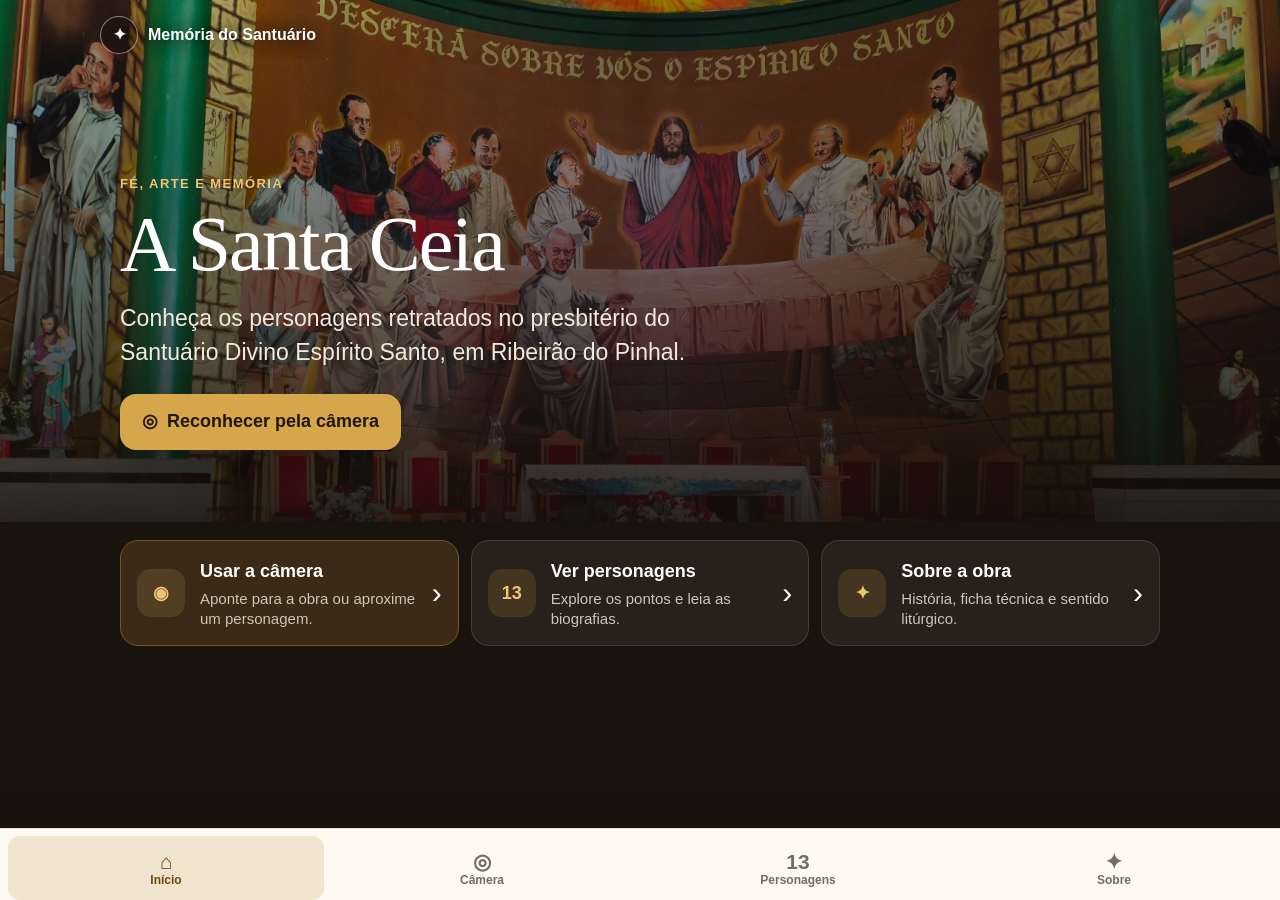
<file: index.html>
<!doctype html>
<html lang="pt-BR">
<head>
  <meta charset="utf-8">
  <meta name="viewport" content="width=device-width,initial-scale=1,viewport-fit=cover">
  <meta name="theme-color" content="#1b1712">
  <meta name="description" content="Experiência interativa sobre a pintura A Santa Ceia, em Ribeirão do Pinhal.">
  <title>A Santa Ceia — início</title>
  <link rel="stylesheet" href="./assets/site.css">
</head>
<body data-page="home">
  <header class="topbar">
    <a class="brand" href="./index.html"><span class="brand-mark" aria-hidden="true">✦</span><span>Memória do Santuário</span></a>
  </header>

  <main class="home-main">
    <section class="home-hero" aria-labelledby="home-title">
      <div class="home-hero__image" aria-hidden="true"></div>
      <div class="home-hero__content">
        <p class="eyebrow">Fé, arte e memória</p>
        <h1 id="home-title">A Santa Ceia</h1>
        <p>Conheça os personagens retratados no presbitério do Santuário Divino Espírito Santo, em Ribeirão do Pinhal.</p>
        <a class="primary-button" href="./camera.html"><span aria-hidden="true">◎</span> Reconhecer pela câmera</a>
      </div>
    </section>

    <section class="home-options" aria-label="Escolha uma experiência">
      <a class="option-card option-card--gold" href="./camera.html"><span class="option-icon" aria-hidden="true">◉</span><span><strong>Usar a câmera</strong><small>Aponte para a obra ou aproxime um personagem.</small></span><span aria-hidden="true">›</span></a>
      <a class="option-card" href="./explorar.html"><span class="option-icon" aria-hidden="true">13</span><span><strong>Ver personagens</strong><small>Explore os pontos e leia as biografias.</small></span><span aria-hidden="true">›</span></a>
      <a class="option-card" href="./sobre.html"><span class="option-icon" aria-hidden="true">✦</span><span><strong>Sobre a obra</strong><small>História, ficha técnica e sentido litúrgico.</small></span><span aria-hidden="true">›</span></a>
    </section>
  </main>
  <script src="./assets/common.js"></script><script>renderSantaCeiaNav("home");</script>
</body>
</html>
</file>
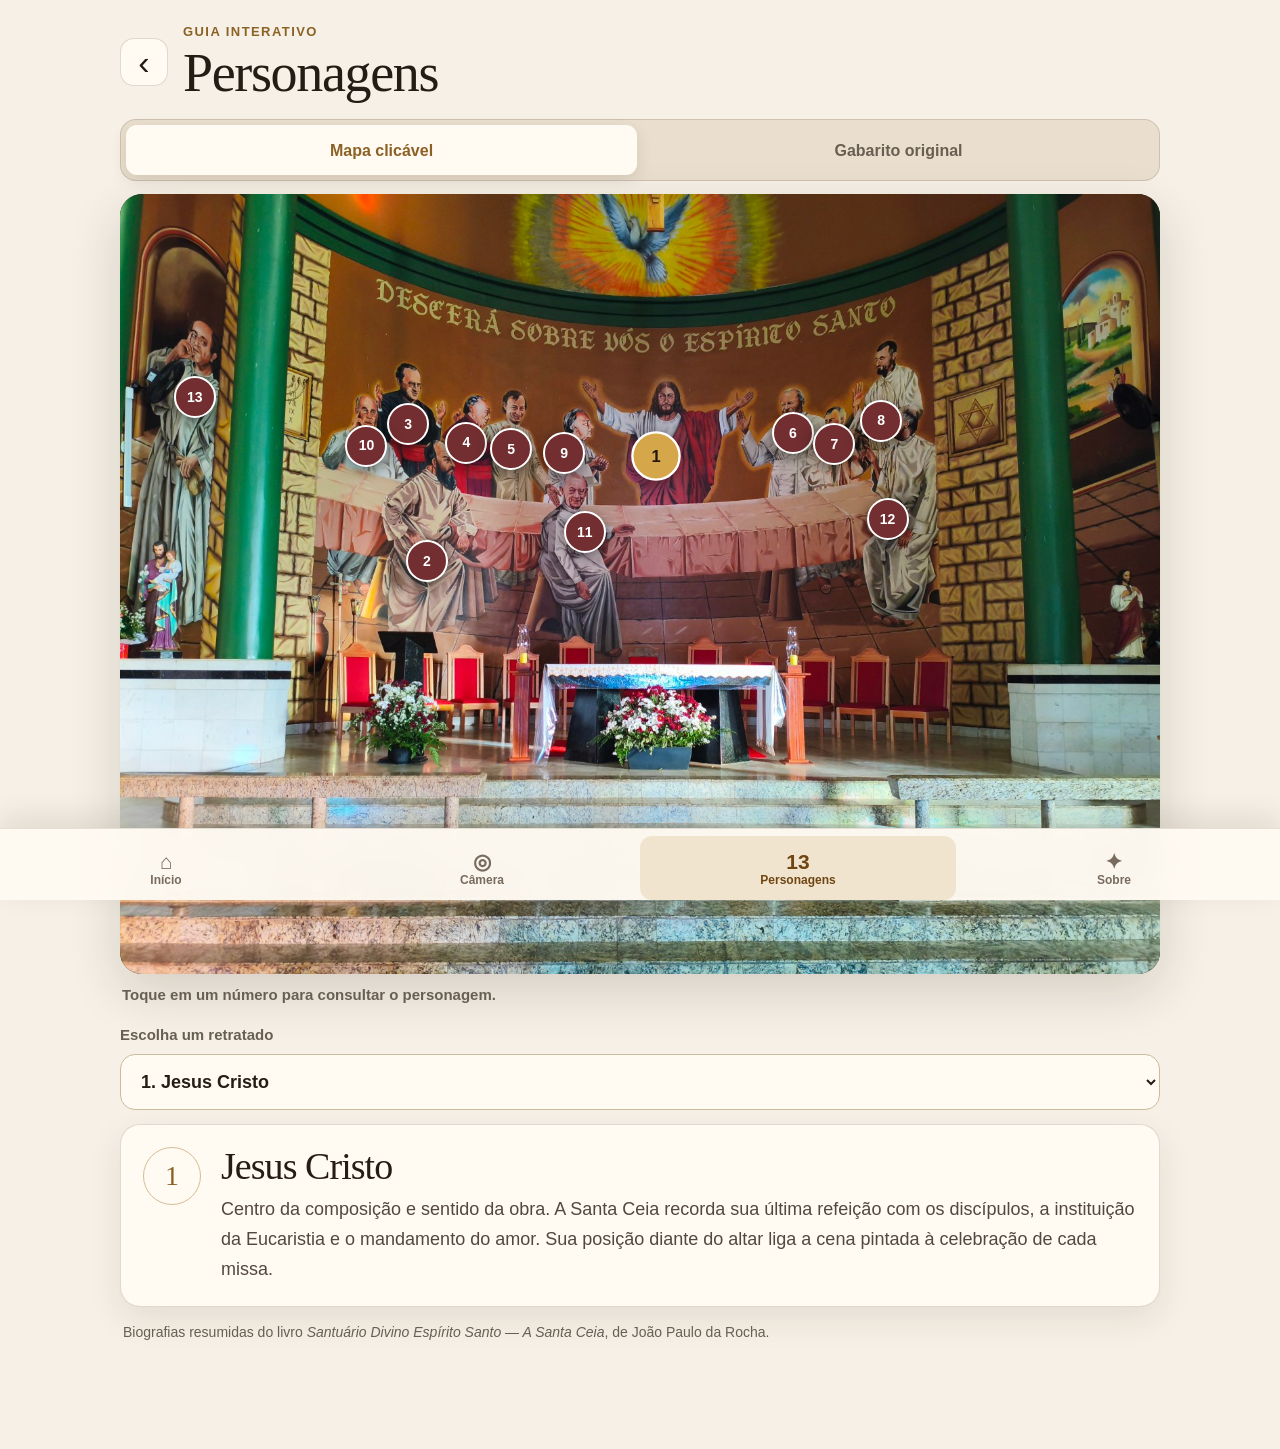
<file: explorar.html>
<!doctype html>
<html lang="pt-BR">
<head>
  <meta charset="utf-8">
  <meta name="viewport" content="width=device-width,initial-scale=1,viewport-fit=cover">
  <meta name="theme-color" content="#f6f0e6">
  <meta name="description" content="Guia dos personagens retratados na pintura A Santa Ceia.">
  <title>A Santa Ceia — personagens</title>
  <link rel="stylesheet" href="./assets/site.css">
</head>
<body data-page="people">
  <header class="page-header"><a class="back-link" href="./index.html" aria-label="Voltar ao início">‹</a><div><p class="kicker">Guia interativo</p><h1>Personagens</h1></div></header>
  <main class="compact-page">
    <div class="guide-tabs" role="tablist" aria-label="Modo de consulta">
      <button class="guide-tab is-active" id="interactiveTab" type="button" role="tab" aria-selected="true" aria-controls="interactiveView">Mapa clicável</button>
      <button class="guide-tab" id="referenceTab" type="button" role="tab" aria-selected="false" aria-controls="referenceView">Gabarito original</button>
    </div>
    <section class="guide-panel" id="interactiveView" role="tabpanel" aria-labelledby="interactiveTab">
      <div class="painting-card">
        <div class="painting-stage">
          <img src="./assets/pintura-santa-ceia.jpg" alt="Pintura mural A Santa Ceia com treze botões numerados">
          <div id="guideHotspots"></div>
        </div>
      </div>
      <p class="guide-hint">Toque em um número para consultar o personagem.</p>
    </section>
    <section class="guide-panel numbered-reference" id="referenceView" role="tabpanel" aria-labelledby="referenceTab" hidden>
      <div class="reference-heading"><div><p class="kicker">Consulta sem câmera</p><h2>Gabarito numerado</h2></div><a href="./assets/gabarito-personagens.jpeg" target="_blank" rel="noopener">Ampliar imagem</a></div>
      <a class="reference-image" href="./assets/gabarito-personagens.jpeg" target="_blank" rel="noopener" aria-label="Abrir o gabarito numerado em tamanho completo"><img src="./assets/gabarito-personagens.jpeg" alt="Gabarito da pintura A Santa Ceia com os treze personagens numerados e identificados"><span>Toque na imagem para ampliar</span></a>
    </section>
    <label class="person-picker">Escolha um retratado<select id="personSelect" aria-label="Escolha um personagem"></select></label>
    <article class="bio-card" aria-live="polite">
      <span class="bio-number" id="bioNumber">1</span>
      <div><h2 id="bioName">Jesus Cristo</h2><p id="bioText"></p></div>
    </article>
    <p class="source-note">Biografias resumidas do livro <em>Santuário Divino Espírito Santo — A Santa Ceia</em>, de João Paulo da Rocha.</p>
  </main>
  <script src="./assets/common.js"></script><script src="./assets/people.js"></script><script src="./assets/explore.js"></script>
</body>
</html>
</file>
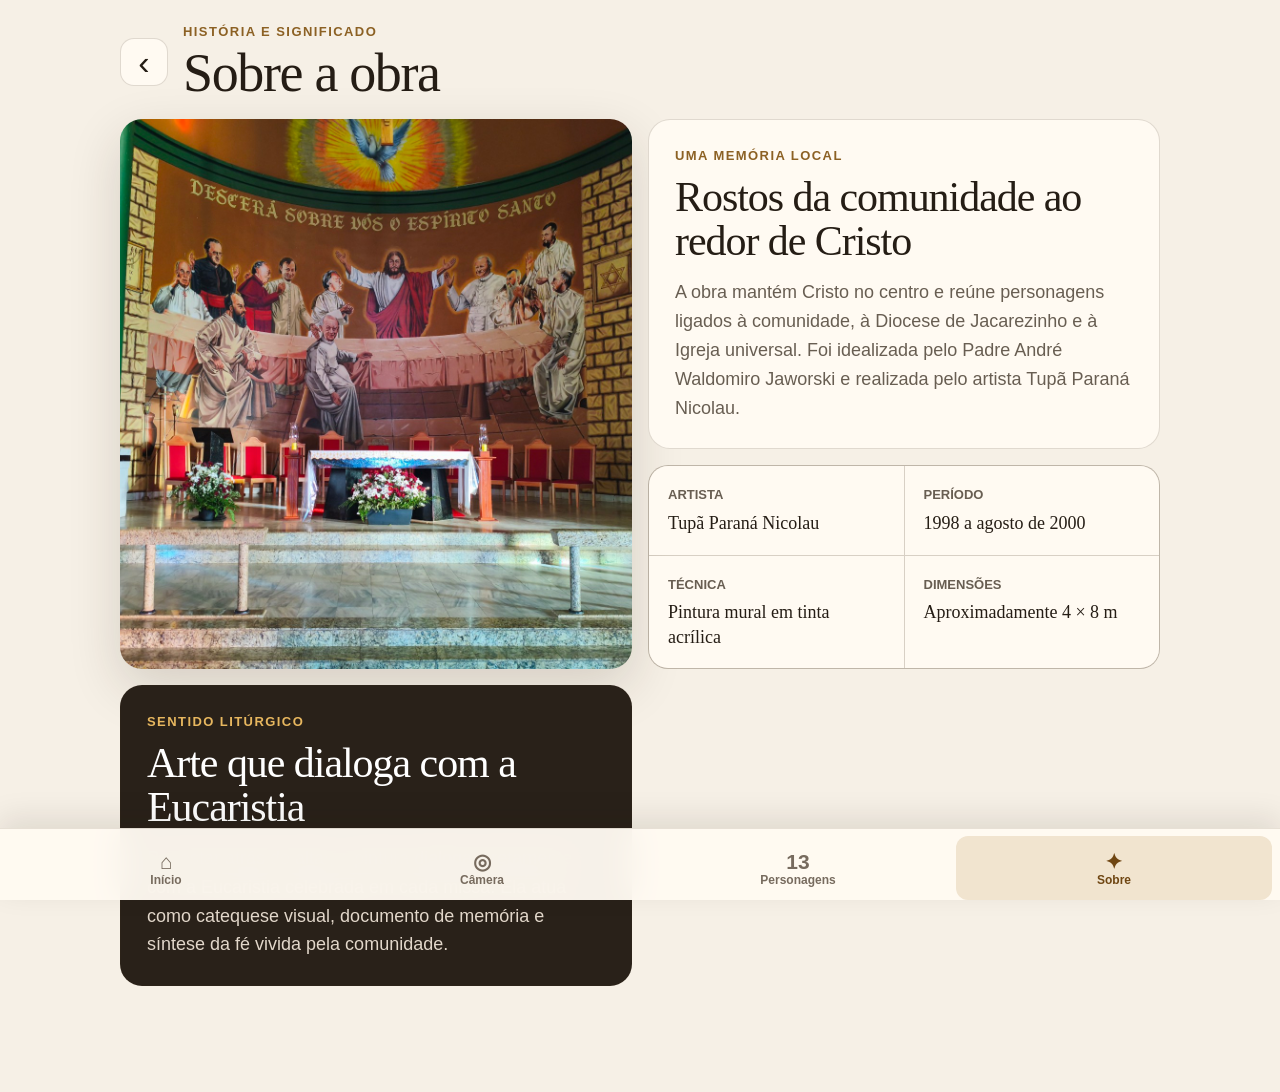
<file: sobre.html>
<!doctype html>
<html lang="pt-BR">
<head>
  <meta charset="utf-8">
  <meta name="viewport" content="width=device-width,initial-scale=1,viewport-fit=cover">
  <meta name="theme-color" content="#f6f0e6">
  <meta name="description" content="História e ficha técnica da pintura A Santa Ceia.">
  <title>A Santa Ceia — sobre a obra</title>
  <link rel="stylesheet" href="./assets/site.css">
</head>
<body data-page="about">
  <header class="page-header"><a class="back-link" href="./index.html" aria-label="Voltar ao início">‹</a><div><p class="kicker">História e significado</p><h1>Sobre a obra</h1></div></header>
  <main class="compact-page about-grid">
    <section class="about-image"><img src="./assets/pintura-santa-ceia.jpg" alt="Pintura A Santa Ceia no Santuário Divino Espírito Santo"></section>
    <article class="content-card"><p class="kicker">Uma memória local</p><h2>Rostos da comunidade ao redor de Cristo</h2><p>A obra mantém Cristo no centro e reúne personagens ligados à comunidade, à Diocese de Jacarezinho e à Igreja universal. Foi idealizada pelo Padre André Waldomiro Jaworski e realizada pelo artista Tupã Paraná Nicolau.</p></article>
    <section class="facts-grid" aria-label="Ficha técnica">
      <div><span>Artista</span><strong>Tupã Paraná Nicolau</strong></div><div><span>Período</span><strong>1998 a agosto de 2000</strong></div><div><span>Técnica</span><strong>Pintura mural em tinta acrílica</strong></div><div><span>Dimensões</span><strong>Aproximadamente 4 × 8 m</strong></div>
    </section>
    <article class="content-card content-card--dark"><p class="kicker">Sentido litúrgico</p><h2>Arte que dialoga com a Eucaristia</h2><p>Por estar atrás do altar, a pintura dialoga diretamente com a Eucaristia celebrada em cada missa. Ela atua como catequese visual, documento de memória e síntese da fé vivida pela comunidade.</p></article>
  </main>
  <script src="./assets/common.js"></script><script>renderSantaCeiaNav("about");</script>
</body>
</html>
</file>
<file: assets/site.css>
:root{--ink:#251d15;--muted:#685e52;--paper:#f6f0e6;--cream:#fffaf2;--gold:#d6a64b;--gold-dark:#8c6124;--wine:#722e31;--green:#35d07f;--line:rgba(67,48,27,.16);--shadow:0 18px 52px rgba(41,29,17,.16);--nav-height:72px}
*{box-sizing:border-box}
html{background:var(--paper);scroll-behavior:smooth}
body{margin:0;padding-bottom:calc(var(--nav-height) + env(safe-area-inset-bottom));color:var(--ink);background:var(--paper);font-family:ui-sans-serif,-apple-system,BlinkMacSystemFont,"Segoe UI",sans-serif;font-size:18px;line-height:1.6;-webkit-font-smoothing:antialiased}
a,button,select{font:inherit;-webkit-tap-highlight-color:transparent}
a{color:inherit}
button:focus-visible,a:focus-visible,select:focus-visible{outline:3px solid #efbd61;outline-offset:3px}
img{display:block;max-width:100%}
.topbar{position:absolute;z-index:5;inset:0 0 auto;padding:calc(16px + env(safe-area-inset-top)) 18px 0;color:#fff}
.brand{width:min(1080px,100%);display:flex;align-items:center;gap:10px;margin:auto;color:#fff;font-size:16px;font-weight:800;text-decoration:none;text-shadow:0 2px 18px #000}
.brand-mark{display:grid;place-items:center;width:38px;height:38px;border:1px solid rgba(255,255,255,.48);border-radius:50%;background:rgba(23,17,11,.35)}
.home-main{min-height:calc(100svh - var(--nav-height));background:#19130e}
.home-hero{position:relative;min-height:58svh;display:flex;align-items:end;overflow:hidden;color:#fff}
.home-hero__image{position:absolute;inset:0;background:linear-gradient(180deg,rgba(10,7,4,.15),rgba(20,13,8,.9)),url("./pintura-santa-ceia.jpg") center 26%/cover no-repeat}
.home-hero__content{position:relative;width:min(1080px,100%);margin:auto;padding:140px 20px 38px}
.eyebrow,.kicker{margin:0 0 8px;color:var(--gold-dark);font-size:13px;font-weight:900;letter-spacing:.11em;text-transform:uppercase}
.home-hero .eyebrow{color:#efc575}
h1,h2{font-family:Georgia,"Times New Roman",serif;font-weight:500;letter-spacing:-.025em;line-height:1.05}
.home-hero h1{margin:0;font-size:clamp(48px,10vw,78px)}
.home-hero p:not(.eyebrow){max-width:650px;margin:16px 0 24px;color:#f2e9dd;font-size:clamp(19px,4vw,23px);line-height:1.5}
.primary-button{min-height:56px;display:inline-flex;align-items:center;justify-content:center;gap:9px;padding:0 22px;border:0;border-radius:16px;background:var(--gold);color:#211608;font-size:18px;font-weight:900;text-decoration:none;box-shadow:0 10px 30px rgba(0,0,0,.25);cursor:pointer}
.home-options{width:min(1080px,100%);display:grid;grid-template-columns:repeat(3,1fr);gap:12px;margin:auto;padding:18px 20px 28px}
.option-card{min-height:102px;display:grid;grid-template-columns:50px 1fr auto;align-items:center;gap:13px;padding:16px;border:1px solid rgba(255,255,255,.12);border-radius:18px;background:#282019;color:#fff;text-decoration:none}
.option-card--gold{background:#3a2a17;border-color:#765628}
.option-card strong,.option-card small{display:block}.option-card strong{font-size:18px}.option-card small{margin-top:3px;color:#cfc4b7;font-size:15px;line-height:1.35}.option-card>span:last-child{font-size:30px}.option-icon{width:48px;height:48px;display:grid;place-items:center;border-radius:14px;background:rgba(222,174,86,.15);color:#efc575;font-size:18px;font-weight:900}
.bottom-nav{position:fixed;z-index:200;left:0;right:0;bottom:0;height:calc(var(--nav-height) + env(safe-area-inset-bottom));display:grid;grid-template-columns:repeat(4,1fr);padding:7px 8px env(safe-area-inset-bottom);border-top:1px solid rgba(70,50,30,.13);background:rgba(255,250,242,.96);backdrop-filter:blur(16px);box-shadow:0 -10px 30px rgba(30,20,10,.1)}
.bottom-nav a{min-width:0;display:flex;flex-direction:column;align-items:center;justify-content:center;gap:2px;border-radius:12px;color:#776b5e;font-size:12px;font-weight:800;line-height:1;text-decoration:none}
.bottom-nav a span{font-size:21px}.bottom-nav a[aria-current="page"]{background:#f1e4cf;color:#6f4612}
.page-header{width:min(1040px,calc(100% - 32px));display:flex;align-items:center;gap:15px;margin:0 auto;padding:calc(22px + env(safe-area-inset-top)) 0 18px}
.page-header h1{margin:0;font-size:clamp(36px,8vw,54px)}
.page-header .kicker{margin-bottom:2px}
.back-link{width:48px;height:48px;display:grid;place-items:center;flex:none;border:1px solid var(--line);border-radius:14px;background:var(--cream);font-size:34px;line-height:1;text-decoration:none}
.compact-page{width:min(1040px,calc(100% - 32px));margin:0 auto 34px}
.guide-tabs{display:grid;grid-template-columns:1fr 1fr;gap:6px;margin-bottom:13px;padding:5px;border:1px solid var(--line);border-radius:16px;background:#eadfce}
.guide-tab{min-height:50px;padding:8px 12px;border:0;border-radius:11px;background:transparent;color:var(--muted);font-size:16px;font-weight:900;line-height:1.2;cursor:pointer}
.guide-tab.is-active{background:var(--cream);color:var(--gold-dark);box-shadow:0 5px 16px rgba(54,38,21,.12)}
.guide-panel[hidden]{display:none}
.guide-hint{margin:9px 2px 16px;color:var(--muted);font-size:15px;font-weight:800}
.numbered-reference{margin-bottom:18px;padding:18px;border:1px solid var(--line);border-radius:22px;background:var(--cream);box-shadow:var(--shadow)}
.reference-heading{display:flex;align-items:end;justify-content:space-between;gap:16px;margin-bottom:13px}.reference-heading h2{margin:0;font-size:clamp(28px,5vw,38px)}.reference-heading a{color:var(--gold-dark);font-size:15px;font-weight:900}
.reference-image{position:relative;display:block;overflow:hidden;border:1px solid #c8ad80;border-radius:16px;background:#e6d0a8;text-decoration:none}.reference-image img{width:100%;height:auto}.reference-image span{position:absolute;right:10px;bottom:10px;padding:7px 11px;border-radius:999px;background:rgba(28,20,12,.82);color:#fff;font-size:14px;font-weight:800}
.person-picker{display:grid;gap:7px;margin-bottom:14px;color:var(--muted);font-size:15px;font-weight:800}
.person-picker select{width:100%;min-height:56px;padding:0 44px 0 16px;border:1px solid #cdbb9e;border-radius:15px;background:var(--cream);color:var(--ink);font-size:18px;font-weight:800}
.painting-card{overflow:hidden;border-radius:22px;background:#17120e;box-shadow:var(--shadow)}
.painting-stage{position:relative;aspect-ratio:4/3;overflow:hidden}.painting-stage>img{width:100%;height:100%;object-fit:cover}
.hotspot{position:absolute;z-index:2;translate:-50% -50%;width:clamp(31px,5vw,42px);height:clamp(31px,5vw,42px);display:grid;place-items:center;padding:0;border:2px solid #fff;border-radius:50%;background:var(--wine);color:#fff;box-shadow:0 4px 15px rgba(0,0,0,.52);font-size:14px;font-weight:900;cursor:pointer}
.hotspot[aria-pressed="true"]{scale:1.18;background:var(--gold);color:#211608}
.bio-card{display:grid;grid-template-columns:62px 1fr;gap:16px;margin-top:14px;padding:22px;border:1px solid var(--line);border-radius:20px;background:var(--cream);box-shadow:0 12px 35px rgba(48,33,18,.09)}
.bio-number{width:58px;height:58px;display:grid;place-items:center;border:1px solid #d6bd96;border-radius:50%;color:var(--gold-dark);font:28px Georgia,serif}
.bio-card h2{margin:0 0 8px;font-size:clamp(27px,6vw,38px)}
.bio-card p{margin:0;color:#51483f;font-size:18px;line-height:1.65}
.source-note{margin:15px 3px 0;color:var(--muted);font-size:14px;line-height:1.5}
.about-grid{display:grid;grid-template-columns:1fr 1fr;gap:16px}.about-image{grid-row:span 2;overflow:hidden;border-radius:22px;box-shadow:var(--shadow)}.about-image img{width:100%;height:100%;object-fit:cover}.content-card{padding:26px;border:1px solid var(--line);border-radius:22px;background:var(--cream)}.content-card h2{margin:0;font-size:clamp(30px,5vw,42px)}.content-card p:not(.kicker){margin:15px 0 0;color:var(--muted);font-size:18px}.content-card--dark{background:#292119;color:#fff}.content-card--dark .kicker{color:#e7b75f}.content-card--dark p:not(.kicker){color:#e2d7ca}.facts-grid{display:grid;grid-template-columns:1fr 1fr;gap:1px;overflow:hidden;border:1px solid var(--line);border-radius:20px;background:var(--line)}.facts-grid div{padding:19px;background:#fffaf2}.facts-grid span{display:block;margin-bottom:5px;color:var(--muted);font-size:13px;font-weight:800;text-transform:uppercase}.facts-grid strong{display:block;font:18px/1.35 Georgia,serif}
.camera-page{height:100dvh;overflow:hidden;padding:0;background:#050505;color:#fff}.ar-shell{position:fixed;inset:0 0 calc(var(--nav-height) + env(safe-area-inset-bottom));overflow:hidden;background:#050505}.ar-scene{position:absolute!important;inset:0!important;width:100%!important;height:100%!important}.ar-scene canvas,.ar-scene video{width:100%!important;height:100%!important;object-fit:cover!important}
.camera-toolbar{position:absolute;z-index:15;top:0;left:0;right:0;display:grid;grid-template-columns:50px 1fr 50px;align-items:center;gap:10px;padding:calc(11px + env(safe-area-inset-top)) 14px 8px;background:linear-gradient(rgba(0,0,0,.64),transparent)}.camera-toolbar p{margin:0;font-size:16px;font-weight:900;text-align:center;text-shadow:0 2px 8px #000}.camera-icon{width:48px;height:48px;display:grid;place-items:center;border:1px solid rgba(255,255,255,.35);border-radius:14px;background:rgba(15,12,9,.64);color:#fff;font-size:24px;text-decoration:none;backdrop-filter:blur(8px);cursor:pointer}
.scan-frame{position:absolute;z-index:10;left:50%;top:47%;width:min(92vw,calc(70dvh * 1.333));aspect-ratio:4/3;translate:-50% -50%;border:2px solid rgba(255,255,255,.78);border-radius:19px;box-shadow:0 0 0 999px rgba(0,0,0,.12);pointer-events:none;transition:border-color .2s,box-shadow .2s}.scan-frame.is-aligned{border-color:var(--green);box-shadow:0 0 0 999px rgba(0,0,0,.1),0 0 28px rgba(53,208,127,.55)}.scan-corner{position:absolute;width:34px;height:34px;border-color:#fff;border-style:solid}.is-aligned .scan-corner{border-color:var(--green)}.scan-corner--tl{top:-3px;left:-3px;border-width:4px 0 0 4px;border-radius:17px 0 0}.scan-corner--tr{top:-3px;right:-3px;border-width:4px 4px 0 0;border-radius:0 17px 0 0}.scan-corner--bl{bottom:-3px;left:-3px;border-width:0 0 4px 4px;border-radius:0 0 0 17px}.scan-corner--br{right:-3px;bottom:-3px;border-width:0 4px 4px 0;border-radius:0 0 17px}.scan-label{position:absolute;left:50%;bottom:12px;translate:-50% 0;width:max-content;max-width:92%;margin:0;padding:8px 12px;border-radius:999px;background:rgba(8,7,5,.72);color:#fff;font-size:15px;font-weight:800;line-height:1.3;text-align:center}.is-aligned .scan-label{background:rgba(10,91,52,.9)}
.ar-points{position:absolute;inset:0;opacity:0;pointer-events:none;transition:opacity .2s}.ar-points.is-visible{opacity:1;pointer-events:auto}.ar-points .hotspot{width:38px;height:38px;pointer-events:auto;font-size:13px;touch-action:manipulation}.ar-points .hotspot:active{scale:1.16;background:var(--gold);color:#211608}
.camera-start{position:absolute;z-index:30;inset:0;display:grid;place-items:center;padding:20px;background:linear-gradient(rgba(13,9,6,.68),rgba(13,9,6,.93)),url("./pintura-santa-ceia.jpg") center/cover}.camera-start[hidden]{display:none}.camera-start__card{width:min(460px,100%);padding:30px 24px;border:1px solid rgba(255,255,255,.22);border-radius:24px;background:rgba(28,21,15,.86);text-align:center;backdrop-filter:blur(14px);box-shadow:var(--shadow)}.camera-start__icon{width:66px;height:66px;display:grid;place-items:center;margin:0 auto 16px;border:1px solid #d6a64b;border-radius:50%;color:#edc370;font-size:36px}.camera-start h1{margin:0;font-size:38px}.camera-start p{margin:14px 0 22px;color:#e8ded2;font-size:18px;line-height:1.55}.camera-start .primary-button{width:100%}.camera-start a{display:inline-block;margin-top:17px;color:#efd18f;font-size:16px}
.recognition-card{position:absolute;z-index:25;left:12px;right:12px;bottom:14px;max-height:45dvh;overflow:auto;padding:20px;border:1px solid #dac29a;border-radius:21px;background:rgba(255,250,242,.98);color:var(--ink);box-shadow:0 18px 50px rgba(0,0,0,.4)}.recognition-card[hidden]{display:none}.recognition-card h2{margin:0;font-size:29px}.recognition-card>p:not(.kicker){margin:10px 0 0;color:#4f463e;font-size:18px;line-height:1.6}.recognition-card button{width:100%;min-height:48px;margin-top:14px;border:0;border-radius:13px;background:#eadcc6;color:var(--ink);font-weight:900;cursor:pointer}
@media(max-width:760px){body{font-size:18px}.home-hero{min-height:53svh}.home-hero__content{padding:122px 16px 26px}.home-options{grid-template-columns:1fr;padding:12px 14px 20px}.option-card{min-height:88px}.compact-page,.page-header{width:calc(100% - 24px)}.page-header{padding-top:calc(16px + env(safe-area-inset-top))}.about-grid{grid-template-columns:1fr}.about-image{grid-row:auto;max-height:300px}.bio-card{grid-template-columns:50px 1fr;padding:18px 16px}.bio-number{width:48px;height:48px;font-size:23px}.bio-card p,.content-card p:not(.kicker),.recognition-card>p:not(.kicker){font-size:18px}.facts-grid{grid-template-columns:1fr 1fr}}
@media(max-width:390px){.facts-grid{grid-template-columns:1fr}.bottom-nav a{font-size:11px}.bottom-nav a span{font-size:20px}.scan-label{font-size:14px}.recognition-card{max-height:49dvh}}
@media(orientation:landscape) and (max-height:560px){.scan-frame{top:50%;height:70dvh;width:auto}.recognition-card{left:auto;width:42vw;max-height:72dvh}.camera-start__card{padding:18px}.camera-start__icon{display:none}}
@media(prefers-reduced-motion:reduce){*{scroll-behavior:auto!important;transition:none!important}}
</file>
